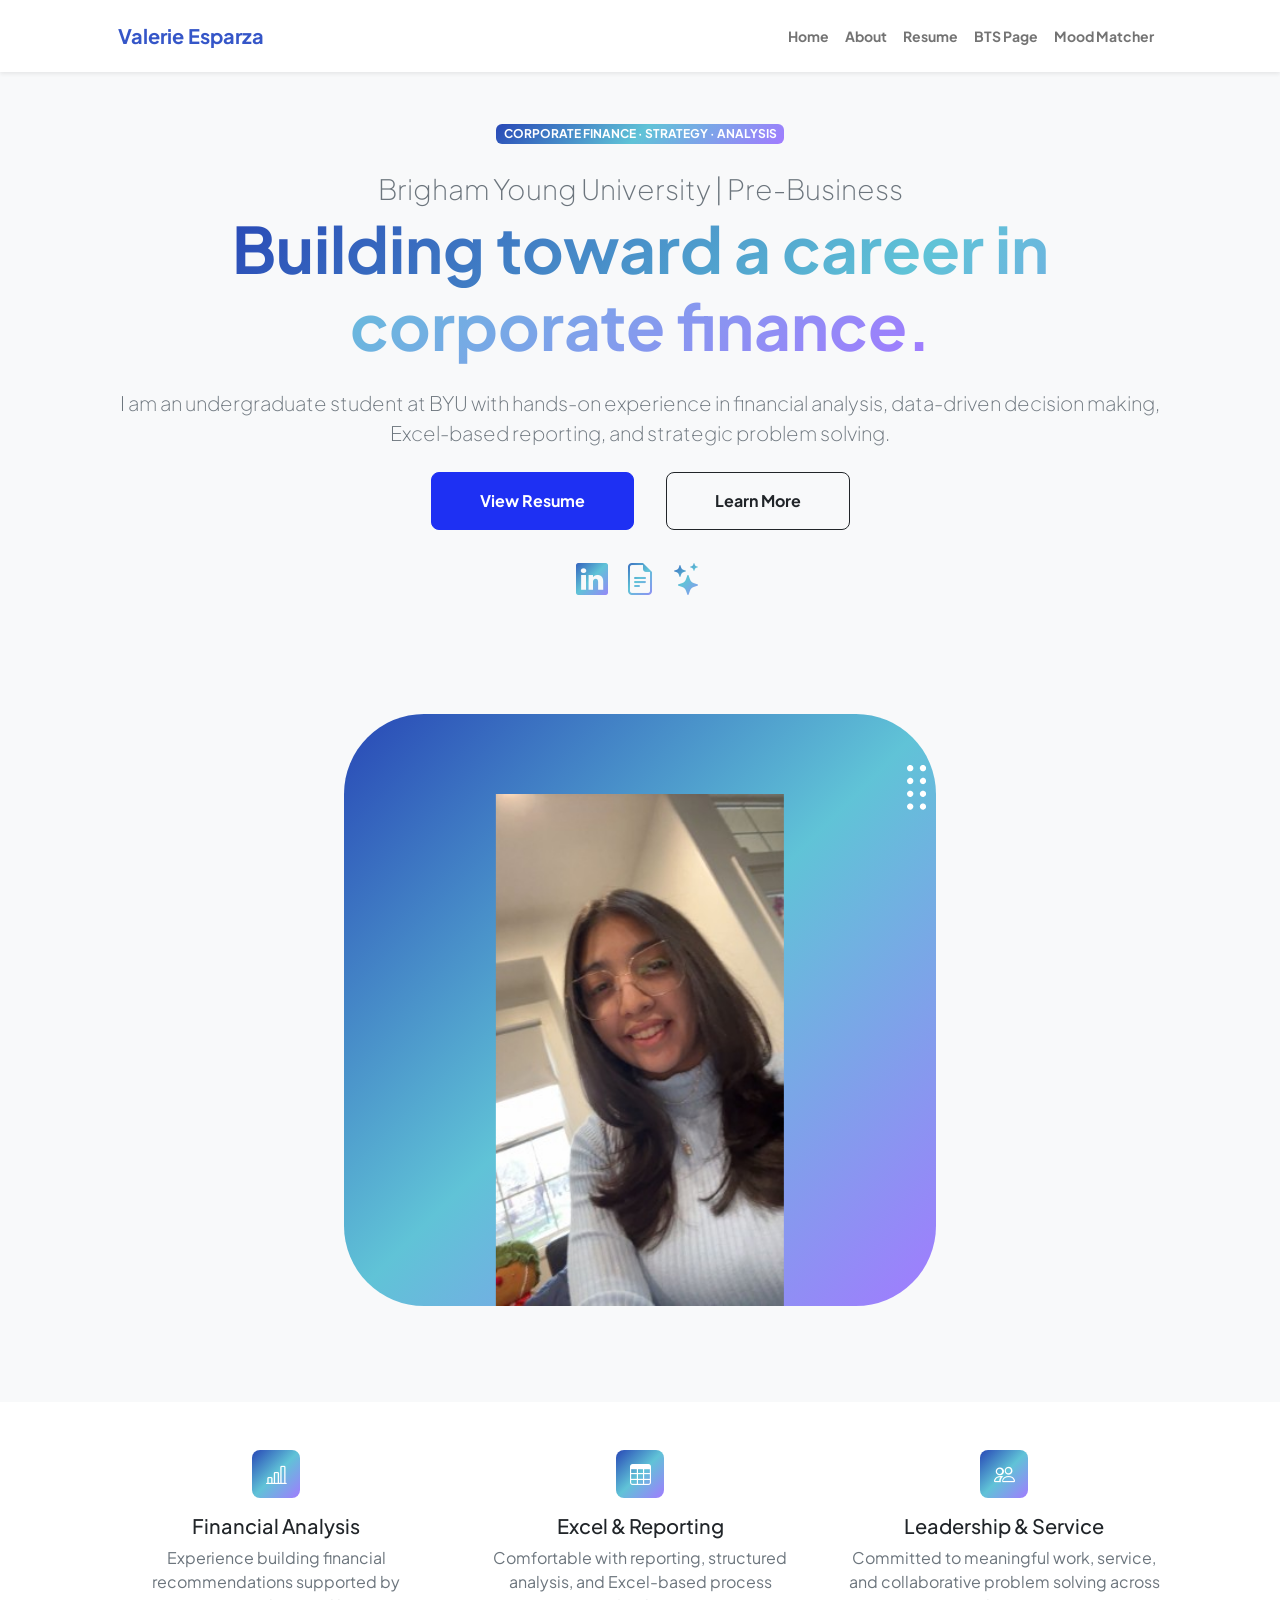
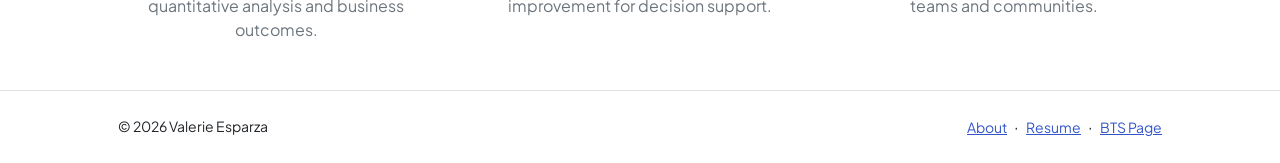
<file: index.html>
<!DOCTYPE html>
<html lang="en">
  <head>
    <meta charset="utf-8" />
    <meta name="viewport" content="width=device-width, initial-scale=1, shrink-to-fit=no" />
    <meta name="description" content="Valerie Esparza portfolio" />
    <meta name="author" content="Valerie Esparza" />
    <title>Valerie Esparza | Corporate Finance Portfolio</title>
    <link rel="icon" type="image/x-icon" href="assets/favicon.ico" />
    <link rel="preconnect" href="https://fonts.googleapis.com" />
    <link rel="preconnect" href="https://fonts.gstatic.com" crossorigin />
    <link href="https://fonts.googleapis.com/css2?family=Plus+Jakarta+Sans:wght@200;300;400;500;600;700;800&display=swap" rel="stylesheet" />
    <link href="https://cdn.jsdelivr.net/npm/bootstrap-icons@1.11.3/font/bootstrap-icons.css" rel="stylesheet" />
    <link href="css/styles.css" rel="stylesheet" />
  </head>
  <body class="d-flex flex-column h-100 bg-light">
    <main class="flex-shrink-0">
      <nav class="navbar navbar-expand-lg navbar-light bg-white py-3 shadow-sm">
        <div class="container px-5">
          <a class="navbar-brand" href="index.html"><span class="fw-bolder text-primary">Valerie Esparza</span></a>
          <button class="navbar-toggler" type="button" data-bs-toggle="collapse" data-bs-target="#navbarSupportedContent" aria-controls="navbarSupportedContent" aria-expanded="false" aria-label="Toggle navigation"><span class="navbar-toggler-icon"></span></button>
          <div class="collapse navbar-collapse" id="navbarSupportedContent">
            <ul class="navbar-nav ms-auto mb-2 mb-lg-0 small fw-bolder">
              <li class="nav-item"><a class="nav-link" href="index.html">Home</a></li>
              <li class="nav-item"><a class="nav-link" href="about.html">About</a></li>
              <li class="nav-item"><a class="nav-link" href="resume.html">Resume</a></li>
              <li class="nav-item"><a class="nav-link" href="scratch.html">BTS Page</a></li>
              <li class="nav-item"><a class="nav-link" href="app.html">Mood Matcher</a></li>
            </ul>
          </div>
        </div>
      </nav>

      <header class="py-5">
        <div class="container px-5 pb-5">
          <div class="row gx-5 align-items-center">
            <div class="col-xxl-5">
              <div class="text-center text-xxl-start">
                <div class="badge bg-gradient-primary-to-secondary text-white mb-4">
                  <div class="text-uppercase">Corporate Finance &middot; Strategy &middot; Analysis</div>
                </div>
                <div class="fs-3 fw-light text-muted">Brigham Young University | Pre-Business</div>
                <h1 class="display-3 fw-bolder mb-4"><span class="text-gradient d-inline">Building toward a career in corporate finance.</span></h1>
                <p class="lead fw-light text-muted mb-4">I am an undergraduate student at BYU with hands-on experience in financial analysis, data-driven decision making, Excel-based reporting, and strategic problem solving.</p>
                <div class="d-grid gap-3 d-sm-flex justify-content-sm-center justify-content-xxl-start mb-3">
                  <a class="btn btn-primary btn-lg px-5 py-3 me-sm-3 fs-6 fw-bolder" href="resume.html">View Resume</a>
                  <a class="btn btn-outline-dark btn-lg px-5 py-3 fs-6 fw-bolder" href="about.html">Learn More</a>
                </div>
                <div class="d-flex justify-content-center justify-content-xxl-start gap-3 mt-4">
                  <a class="text-gradient fs-2" href="https://www.linkedin.com/in/valerie-esparza-14511a344" target="_blank" rel="noopener"><i class="bi bi-linkedin"></i></a>
                  <a class="text-gradient fs-2" href="resume.html"><i class="bi bi-file-earmark-text"></i></a>
                  <a class="text-gradient fs-2" href="scratch.html"><i class="bi bi-stars"></i></a>
                </div>
              </div>
            </div>
            <div class="col-xxl-7">
              <div class="d-flex justify-content-center mt-5 mt-xxl-0">
                <div class="profile bg-gradient-primary-to-secondary">
                  <img class="profile-img" src="assets/profile.jpg" alt="Portrait of Valerie Esparza" />
                  <div class="dots-1">
                    <svg version="1.1" xmlns="http://www.w3.org/2000/svg" x="0px" y="0px" viewBox="0 0 191.6 1215.4" style="enable-background:new 0 0 191.6 1215.4" xml:space="preserve"><g transform="translate(0.000000,1280.000000) scale(0.100000,-0.100000)"><path d="M227.7,12788.6c-105-35-200-141-222-248c-43-206,163-412,369-369c155,32,275,190,260,339c-11,105-90,213-190,262C383.7,12801.6,289.7,12808.6,227.7,12788.6z"></path><path d="M1507.7,12788.6c-151-50-253-216-222-362c25-119,136-230,254-255c194-41,395,142,375,339c-11,105-90,213-190,262C1663.7,12801.6,1569.7,12808.6,1507.7,12788.6z"></path><path d="M227.7,11508.6c-105-35-200-141-222-248c-43-206,163-412,369-369c155,32,275,190,260,339c-11,105-90,213-190,262C383.7,11521.6,289.7,11528.6,227.7,11508.6z"></path><path d="M1507.7,11508.6c-151-50-253-216-222-362c25-119,136-230,254-255c194-41,395,142,375,339c-11,105-90,213-190,262C1663.7,11521.6,1569.7,11528.6,1507.7,11508.6z"></path><path d="M227.7,10228.6c-105-35-200-141-222-248c-43-206,163-412,369-369c155,32,275,190,260,339c-11,105-90,213-190,262C383.7,10241.6,289.7,10248.6,227.7,10228.6z"></path><path d="M1507.7,10228.6c-105-35-200-141-222-248c-43-206,163-412,369-369c155,32,275,190,260,339c-11,105-90,213-190,262C1663.7,10241.6,1569.7,10248.6,1507.7,10228.6z"></path><path d="M227.7,8948.6c-105-35-200-141-222-248c-43-206,163-412,369-369c155,32,275,190,260,339c-11,105-90,213-190,262C383.7,8961.6,289.7,8968.6,227.7,8948.6z"></path><path d="M1507.7,8948.6c-105-35-200-141-222-248c-43-206,163-412,369-369c155,32,275,190,260,339c-11,105-90,213-190,262C1663.7,8961.6,1569.7,8968.6,1507.7,8948.6z"></path></g></svg>
                  </div>
                  <div class="dots-2">
                    <svg version="1.1" xmlns="http://www.w3.org/2000/svg" x="0px" y="0px" viewBox="0 0 191.6 1215.4" style="enable-background:new 0 0 191.6 1215.4" xml:space="preserve"><g transform="translate(0.000000,1280.000000) scale(0.100000,-0.100000)"><path d="M227.7,12788.6c-105-35-200-141-222-248c-43-206,163-412,369-369c155,32,275,190,260,339c-11,105-90,213-190,262C383.7,12801.6,289.7,12808.6,227.7,12788.6z"></path><path d="M1507.7,12788.6c-151-50-253-216-222-362c25-119,136-230,254-255c194-41,395,142,375,339c-11,105-90,213-190,262C1663.7,12801.6,1569.7,12808.6,1507.7,12788.6z"></path><path d="M227.7,11508.6c-105-35-200-141-222-248c-43-206,163-412,369-369c155,32,275,190,260,339c-11,105-90,213-190,262C383.7,11521.6,289.7,11528.6,227.7,11508.6z"></path><path d="M1507.7,11508.6c-151-50-253-216-222-362c25-119,136-230,254-255c194-41,395,142,375,339c-11,105-90,213-190,262C1663.7,11521.6,1569.7,11528.6,1507.7,11508.6z"></path><path d="M227.7,10228.6c-105-35-200-141-222-248c-43-206,163-412,369-369c155,32,275,190,260,339c-11,105-90,213-190,262C383.7,10241.6,289.7,10248.6,227.7,10228.6z"></path><path d="M1507.7,10228.6c-105-35-200-141-222-248c-43-206,163-412,369-369c155,32,275,190,260,339c-11,105-90,213-190,262C1663.7,10241.6,1569.7,10248.6,1507.7,10228.6z"></path><path d="M227.7,8948.6c-105-35-200-141-222-248c-43-206,163-412,369-369c155,32,275,190,260,339c-11,105-90,213-190,262C383.7,8961.6,289.7,8968.6,227.7,8948.6z"></path><path d="M1507.7,8948.6c-105-35-200-141-222-248c-43-206,163-412,369-369c155,32,275,190,260,339c-11,105-90,213-190,262C1663.7,8961.6,1569.7,8968.6,1507.7,8948.6z"></path></g></svg>
                  </div>
                </div>
              </div>
            </div>
          </div>
        </div>
      </header>

      <section class="bg-white py-5">
        <div class="container px-5">
          <div class="row gx-5 text-center">
            <div class="col-md-4 mb-4 mb-md-0">
              <div class="feature bg-primary bg-gradient-primary-to-secondary text-white rounded-3 mb-3"><i class="bi bi-bar-chart-line"></i></div>
              <h3 class="h5">Financial Analysis</h3>
              <p class="text-muted mb-0">Experience building financial recommendations supported by quantitative analysis and business outcomes.</p>
            </div>
            <div class="col-md-4 mb-4 mb-md-0">
              <div class="feature bg-primary bg-gradient-primary-to-secondary text-white rounded-3 mb-3"><i class="bi bi-table"></i></div>
              <h3 class="h5">Excel & Reporting</h3>
              <p class="text-muted mb-0">Comfortable with reporting, structured analysis, and Excel-based process improvement for decision support.</p>
            </div>
            <div class="col-md-4">
              <div class="feature bg-primary bg-gradient-primary-to-secondary text-white rounded-3 mb-3"><i class="bi bi-people"></i></div>
              <h3 class="h5">Leadership & Service</h3>
              <p class="text-muted mb-0">Committed to meaningful work, service, and collaborative problem solving across teams and communities.</p>
            </div>
          </div>
        </div>
      </section>
    </main>

    <footer class="bg-white py-4 mt-auto border-top">
      <div class="container px-5">
        <div class="row align-items-center justify-content-between flex-column flex-sm-row">
          <div class="col-auto"><div class="small m-0">&copy; 2026 Valerie Esparza</div></div>
          <div class="col-auto">
            <a class="small" href="about.html">About</a>
            <span class="mx-1">&middot;</span>
            <a class="small" href="resume.html">Resume</a>
            <span class="mx-1">&middot;</span>
            <a class="small" href="scratch.html">BTS Page</a>
          </div>
        </div>
      </div>
    </footer>

    <script src="https://cdn.jsdelivr.net/npm/bootstrap@5.2.3/dist/js/bootstrap.bundle.min.js"></script>
    <script src="js/scripts.js"></script>
  </body>
</html>
</file>
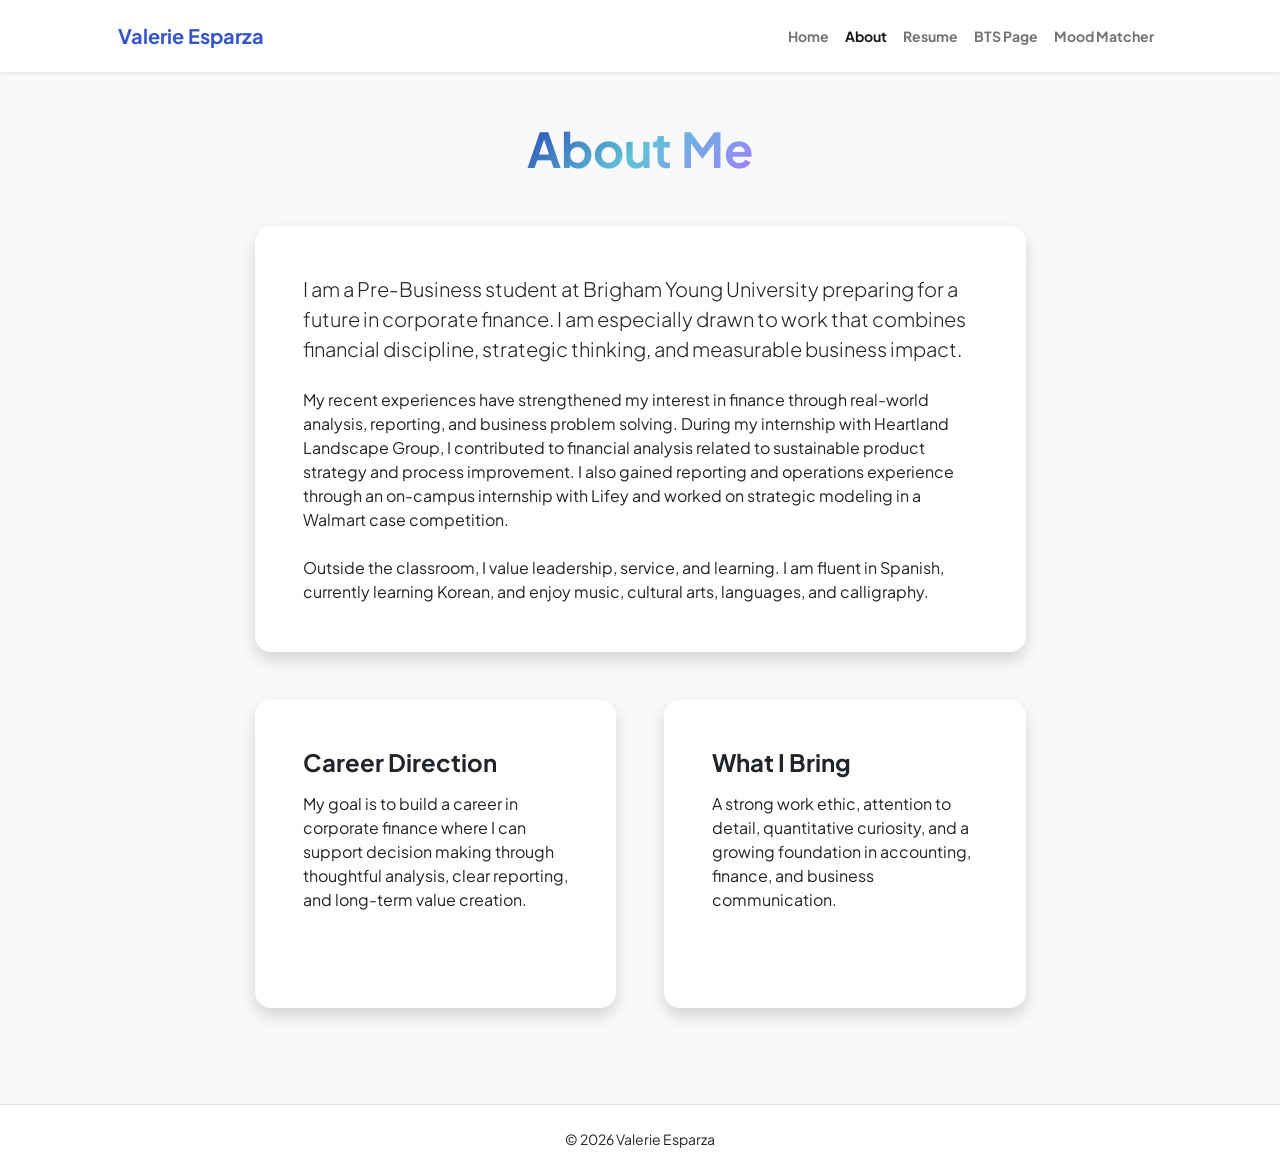
<file: about.html>
<!DOCTYPE html>
<html lang="en">
  <head>
    <meta charset="utf-8" />
    <meta name="viewport" content="width=device-width, initial-scale=1, shrink-to-fit=no" />
    <meta name="description" content="About Valerie Esparza" />
    <meta name="author" content="Valerie Esparza" />
    <title>About | Valerie Esparza</title>
    <link rel="icon" type="image/x-icon" href="assets/favicon.ico" />
    <link rel="preconnect" href="https://fonts.googleapis.com" />
    <link rel="preconnect" href="https://fonts.gstatic.com" crossorigin />
    <link href="https://fonts.googleapis.com/css2?family=Plus+Jakarta+Sans:wght@200;300;400;500;600;700;800&display=swap" rel="stylesheet" />
    <link href="https://cdn.jsdelivr.net/npm/bootstrap-icons@1.11.3/font/bootstrap-icons.css" rel="stylesheet" />
    <link href="css/styles.css" rel="stylesheet" />
  </head>
  <body class="d-flex flex-column h-100 bg-light">
    <main class="flex-shrink-0">
      <nav class="navbar navbar-expand-lg navbar-light bg-white py-3 shadow-sm">
        <div class="container px-5">
          <a class="navbar-brand" href="index.html"><span class="fw-bolder text-primary">Valerie Esparza</span></a>
          <button class="navbar-toggler" type="button" data-bs-toggle="collapse" data-bs-target="#navbarSupportedContent" aria-controls="navbarSupportedContent" aria-expanded="false" aria-label="Toggle navigation"><span class="navbar-toggler-icon"></span></button>
          <div class="collapse navbar-collapse" id="navbarSupportedContent">
            <ul class="navbar-nav ms-auto mb-2 mb-lg-0 small fw-bolder">
              <li class="nav-item"><a class="nav-link" href="index.html">Home</a></li>
              <li class="nav-item"><a class="nav-link active" href="about.html">About</a></li>
              <li class="nav-item"><a class="nav-link" href="resume.html">Resume</a></li>
              <li class="nav-item"><a class="nav-link" href="scratch.html">BTS Page</a></li>
              <li class="nav-item"><a class="nav-link" href="app.html">Mood Matcher</a></li>
            </ul>
          </div>
        </div>
      </nav>

      <section class="py-5">
        <div class="container px-5 mb-5">
          <div class="text-center mb-5">
            <h1 class="display-5 fw-bolder mb-0"><span class="text-gradient d-inline">About Me</span></h1>
          </div>
          <div class="row gx-5 justify-content-center">
            <div class="col-lg-11 col-xl-9 col-xxl-8">
              <div class="card shadow border-0 rounded-4 mb-5">
                <div class="card-body p-5">
                  <p class="lead mb-4">I am a Pre-Business student at Brigham Young University preparing for a future in corporate finance. I am especially drawn to work that combines financial discipline, strategic thinking, and measurable business impact.</p>
                  <p class="mb-4">My recent experiences have strengthened my interest in finance through real-world analysis, reporting, and business problem solving. During my internship with Heartland Landscape Group, I contributed to financial analysis related to sustainable product strategy and process improvement. I also gained reporting and operations experience through an on-campus internship with Lifey and worked on strategic modeling in a Walmart case competition.</p>
                  <p class="mb-0">Outside the classroom, I value leadership, service, and learning. I am fluent in Spanish, currently learning Korean, and enjoy music, cultural arts, languages, and calligraphy.</p>
                </div>
              </div>

              <div class="row gx-5">
                <div class="col-md-6">
                  <div class="card shadow border-0 rounded-4 mb-5 h-100">
                    <div class="card-body p-5">
                      <h2 class="fw-bolder h4 mb-3">Career Direction</h2>
                      <p class="mb-0">My goal is to build a career in corporate finance where I can support decision making through thoughtful analysis, clear reporting, and long-term value creation.</p>
                    </div>
                  </div>
                </div>
                <div class="col-md-6">
                  <div class="card shadow border-0 rounded-4 mb-5 h-100">
                    <div class="card-body p-5">
                      <h2 class="fw-bolder h4 mb-3">What I Bring</h2>
                      <p class="mb-0">A strong work ethic, attention to detail, quantitative curiosity, and a growing foundation in accounting, finance, and business communication.</p>
                    </div>
                  </div>
                </div>
              </div>
            </div>
          </div>
        </div>
      </section>
    </main>

    <footer class="bg-white py-4 mt-auto border-top">
      <div class="container px-5"><div class="small m-0 text-center">&copy; 2026 Valerie Esparza</div></div>
    </footer>
    <script src="https://cdn.jsdelivr.net/npm/bootstrap@5.2.3/dist/js/bootstrap.bundle.min.js"></script>
    <script src="js/scripts.js"></script>
  </body>
</html>
</file>
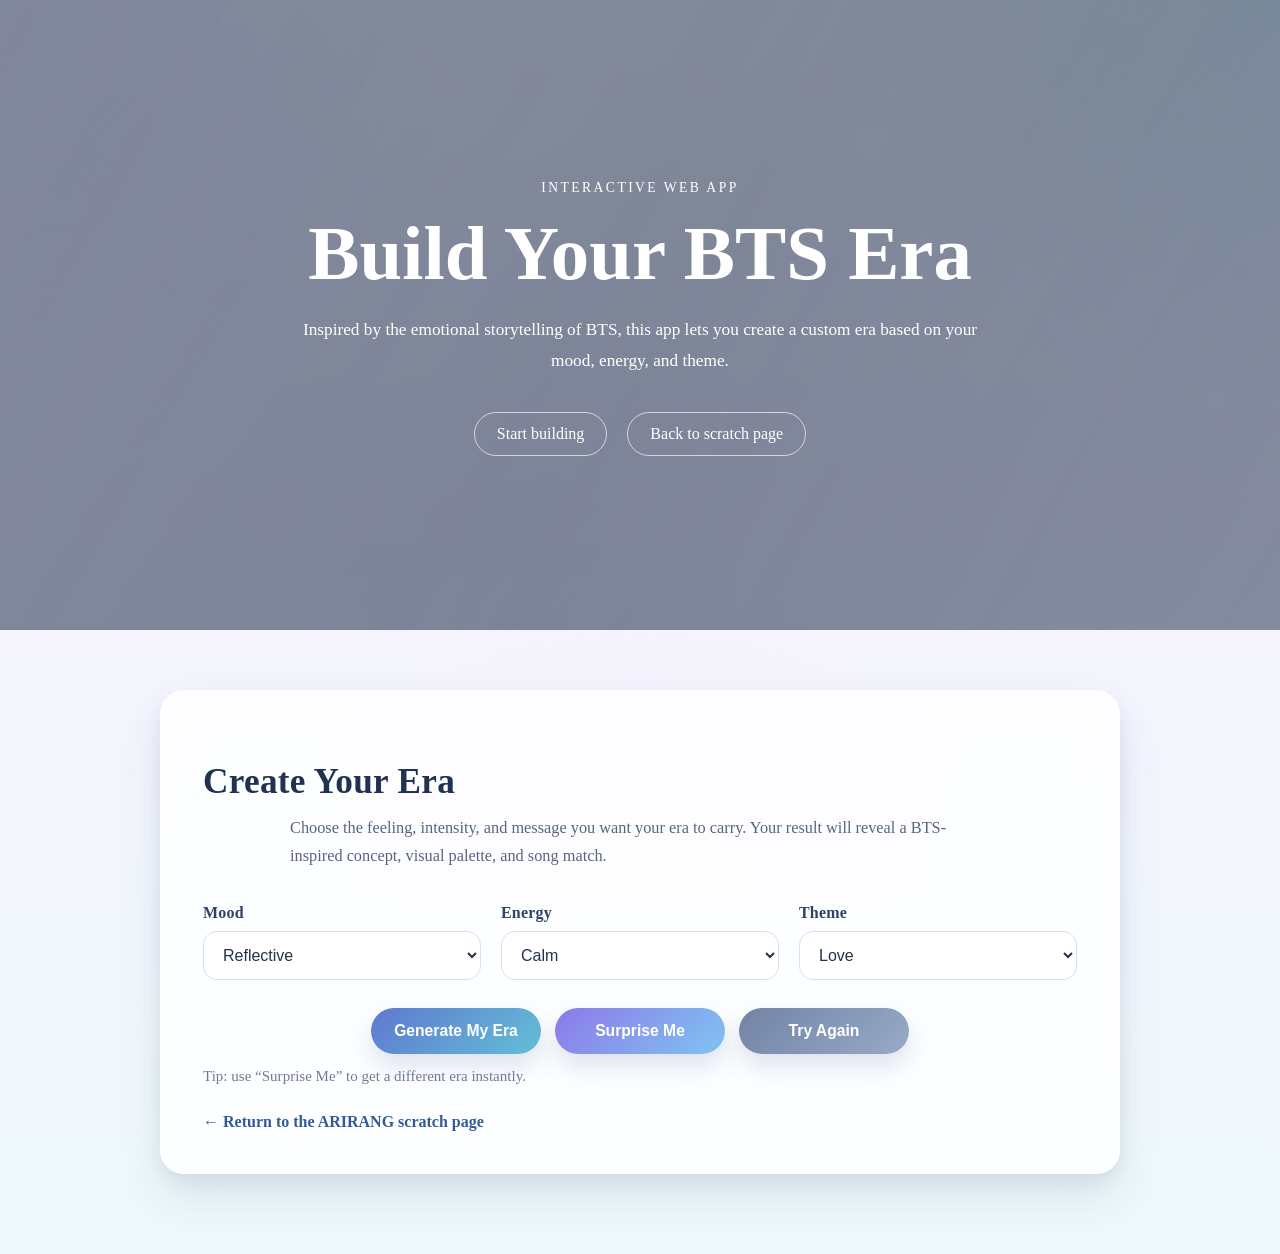
<file: app.html>
<!DOCTYPE html>
<html lang="en">
<head>
  <meta charset="UTF-8" />
  <meta name="viewport" content="width=device-width, initial-scale=1.0"/>
  <title>Build Your BTS Era</title>

  <link rel="stylesheet" href="css/scratch.css" />

  <style>
    body {
      overflow-x: hidden;
    }

    .app-bg {
      position: fixed;
      inset: 0;
      background:
        radial-gradient(circle at top left, rgba(182, 163, 255, 0.18), transparent 30%),
        radial-gradient(circle at top right, rgba(103, 210, 223, 0.18), transparent 28%),
        radial-gradient(circle at bottom center, rgba(255, 214, 232, 0.16), transparent 30%);
      pointer-events: none;
      z-index: 0;
    }

    .scratch-hero {
      position: relative;
      overflow: hidden;
    }

    .scratch-hero::after {
      content: "";
      position: absolute;
      inset: 0;
      background: linear-gradient(
        120deg,
        rgba(255,255,255,0.06),
        rgba(255,255,255,0.02),
        rgba(255,255,255,0.08)
      );
      pointer-events: none;
    }

    .overlay {
      position: relative;
      z-index: 2;
    }

    .app-container {
      position: relative;
      z-index: 1;
      max-width: 960px;
      margin: 60px auto 80px;
      padding: 0 20px;
    }

    .app-card {
      background: rgba(255, 255, 255, 0.82);
      backdrop-filter: blur(14px);
      -webkit-backdrop-filter: blur(14px);
      padding: 42px;
      border-radius: 24px;
      border: 1px solid rgba(255,255,255,0.65);
      box-shadow:
        0 20px 45px rgba(43, 63, 103, 0.12),
        0 8px 18px rgba(72, 98, 140, 0.08);
      transition: transform 0.35s ease, box-shadow 0.35s ease;
    }

    .app-card:hover {
      transform: translateY(-4px);
      box-shadow:
        0 28px 55px rgba(43, 63, 103, 0.15),
        0 12px 24px rgba(72, 98, 140, 0.1);
    }

    .app-card h1 {
      margin-bottom: 12px;
      font-size: 2.2rem;
      color: #213250;
      letter-spacing: 0.3px;
    }

    .app-subtext {
      color: #56657f;
      max-width: 700px;
      margin: 0 auto 34px;
      line-height: 1.7;
      font-size: 1.02rem;
    }

    .form-grid {
      display: grid;
      grid-template-columns: repeat(3, 1fr);
      gap: 20px;
      margin-bottom: 10px;
    }

    .input-group {
      text-align: left;
    }

    .input-group label {
      display: block;
      font-weight: 700;
      margin-bottom: 9px;
      color: #2d4266;
      letter-spacing: 0.2px;
    }

    select {
      width: 100%;
      padding: 14px 15px;
      border-radius: 14px;
      border: 1px solid #d7e0ef;
      background: rgba(255,255,255,0.92);
      color: #24324a;
      font-size: 1rem;
      outline: none;
      transition: border-color 0.25s ease, box-shadow 0.25s ease, transform 0.2s ease;
    }

    select:focus {
      border-color: #7b99df;
      box-shadow: 0 0 0 4px rgba(123, 153, 223, 0.14);
      transform: translateY(-1px);
    }

    .button-row {
      display: flex;
      gap: 14px;
      flex-wrap: wrap;
      margin-top: 28px;
      justify-content: center;
    }

    .btn {
      border: none;
      border-radius: 999px;
      padding: 14px 22px;
      color: white;
      font-weight: 700;
      font-size: 0.98rem;
      cursor: pointer;
      min-width: 170px;
      transition: transform 0.22s ease, box-shadow 0.22s ease, filter 0.22s ease;
      box-shadow: 0 12px 24px rgba(70, 99, 155, 0.18);
    }

    .btn:hover {
      transform: translateY(-2px) scale(1.01);
      filter: brightness(1.03);
      box-shadow: 0 16px 28px rgba(70, 99, 155, 0.22);
    }

    .btn-primary {
      background: linear-gradient(135deg, #5f78cf, #63bfd7);
    }

    .btn-secondary {
      background: linear-gradient(135deg, #8c79e8, #7fc4f2);
    }

    .btn-neutral {
      background: linear-gradient(135deg, #7283a4, #98aac8);
    }

    .result-box {
      margin-top: 34px;
      padding: 30px;
      border-radius: 22px;
      border: 1px solid rgba(214, 225, 241, 0.9);
      background: linear-gradient(180deg, rgba(255,255,255,0.92), rgba(247,250,255,0.95));
      box-shadow: 0 14px 28px rgba(68, 92, 135, 0.08);
      display: none;
      animation: fadeUp 0.55s ease;
    }

    .result-box h2 {
      margin-top: 0;
      font-size: 1.8rem;
      color: #20365b;
      margin-bottom: 14px;
    }

    .result-box p {
      color: #465871;
      line-height: 1.75;
      margin: 10px 0;
      font-size: 1rem;
    }

    .result-line {
      font-style: italic;
      color: #5a6e8a;
    }

    .palette {
      display: flex;
      gap: 12px;
      margin-top: 18px;
      justify-content: center;
      flex-wrap: wrap;
    }

    .swatch {
      width: 68px;
      height: 42px;
      border-radius: 12px;
      border: 1px solid rgba(0,0,0,0.06);
      box-shadow: 0 6px 12px rgba(0,0,0,0.05);
      transition: transform 0.2s ease;
    }

    .swatch:hover {
      transform: translateY(-3px);
    }

    .share-box {
      margin-top: 22px;
      padding: 24px;
      border-radius: 20px;
      background: linear-gradient(135deg, #6579cf, #71c8da, #a08aef);
      color: white;
      display: none;
      box-shadow: 0 18px 30px rgba(92, 112, 173, 0.22);
      animation: fadeUp 0.65s ease;
    }

    .share-box p {
      margin: 0;
      line-height: 1.75;
      font-weight: 600;
      font-size: 1.03rem;
    }

    .mini-note {
      margin-top: 14px;
      color: #6d7c96;
      font-size: 0.94rem;
    }

    .back-link-wrap {
      margin-top: 28px;
    }

    .back-link {
      display: inline-block;
      text-decoration: none;
      color: #315a9b;
      font-weight: 700;
      transition: color 0.2s ease, transform 0.2s ease;
    }

    .back-link:hover {
      color: #223f71;
      transform: translateX(-2px);
    }

    @keyframes fadeUp {
      from {
        opacity: 0;
        transform: translateY(18px);
      }
      to {
        opacity: 1;
        transform: translateY(0);
      }
    }

    @media (max-width: 900px) {
      .form-grid {
        grid-template-columns: 1fr;
      }

      .app-card {
        padding: 28px 22px;
      }

      .btn {
        width: 100%;
      }

      .app-card h1 {
        font-size: 1.9rem;
      }
    }
  </style>
</head>

<body>
  <div class="app-bg"></div>

  <header class="scratch-hero">
    <div class="overlay">
      <p class="eyebrow">Interactive Web App</p>
      <h1>Build Your BTS Era</h1>
      <p class="hero-text">
        Inspired by the emotional storytelling of BTS, this app lets you create a custom era based on your mood, energy, and theme.
      </p>
      <div class="hero-links">
        <a href="#app-start">Start building</a>
        <a href="scratch.html">Back to scratch page</a>
      </div>
    </div>
  </header>

  <main class="app-container" id="app-start">
    <section class="app-card">
      <h1>Create Your Era</h1>
      <p class="app-subtext">
        Choose the feeling, intensity, and message you want your era to carry. Your result will reveal a BTS-inspired concept, visual palette, and song match.
      </p>

      <div class="form-grid">
        <div class="input-group">
          <label for="mood">Mood</label>
          <select id="mood">
            <option value="reflective">Reflective</option>
            <option value="confident">Confident</option>
            <option value="emotional">Emotional</option>
            <option value="hopeful">Hopeful</option>
          </select>
        </div>

        <div class="input-group">
          <label for="energy">Energy</label>
          <select id="energy">
            <option value="calm">Calm</option>
            <option value="balanced">Balanced</option>
            <option value="high">High</option>
          </select>
        </div>

        <div class="input-group">
          <label for="theme">Theme</label>
          <select id="theme">
            <option value="love">Love</option>
            <option value="growth">Growth</option>
            <option value="ambition">Ambition</option>
            <option value="healing">Healing</option>
          </select>
        </div>
      </div>

      <div class="button-row">
        <button class="btn btn-primary" onclick="buildEra()">Generate My Era</button>
        <button class="btn btn-secondary" onclick="surpriseEra()">Surprise Me</button>
        <button class="btn btn-neutral" onclick="resetEra()">Try Again</button>
      </div>

      <div class="result-box" id="resultBox">
        <h2 id="title"></h2>
        <p id="desc"></p>
        <p><strong>Song Match:</strong> <span id="song"></span></p>
        <p class="result-line"><strong>Theme Line:</strong> <span id="line"></span></p>
        <p><strong>Visual Vibe:</strong> <span id="vibe"></span></p>

        <div class="palette" id="palette"></div>
      </div>

      <div class="share-box" id="shareBox">
        <p id="shareText"></p>
      </div>

      <p class="mini-note">Tip: use “Surprise Me” to get a different era instantly.</p>

      <div class="back-link-wrap">
        <a class="back-link" href="scratch.html">← Return to the ARIRANG scratch page</a>
      </div>
    </section>
  </main>

  <script>
    const eraLibrary = [
      {
        match: (mood, energy, theme) => mood === "reflective" && theme === "growth",
        title: "Midnight Bloom",
        desc: "A quiet but powerful era shaped by reflection, patience, and personal transformation after difficult seasons.",
        song: "Spring Day",
        line: "Growth can still be beautiful in quiet seasons.",
        vibe: "Lavender, silver-blue, and soft white",
        colors: ["#d9d1ff", "#b7c9f2", "#f8f9ff"]
      },
      {
        match: (mood, energy, theme) => mood === "confident" && energy === "high",
        title: "Neon Rise",
        desc: "A bold era driven by charisma, ambition, and the kind of confidence that feels impossible to ignore.",
        song: "Mic Drop",
        line: "Own your presence and let your growth speak loudly.",
        vibe: "Electric blue, deep navy, and bright teal",
        colors: ["#4ba3ff", "#1f2f6b", "#57d6d3"]
      },
      {
        match: (mood, energy, theme) => mood === "emotional" && theme === "love",
        title: "Velvet Heart",
        desc: "An emotional era centered on vulnerability, beauty, longing, and the courage it takes to be fully seen.",
        song: "The Truth Untold",
        line: "There is strength in being seen for who you really are.",
        vibe: "Rose mist, pale lavender, and moonlight cream",
        colors: ["#f2cfe0", "#d9c7f7", "#fff9f1"]
      },
      {
        match: (mood, energy, theme) => mood === "hopeful" && theme === "healing",
        title: "Afterlight",
        desc: "A healing era about peace, new beginnings, and finding light after a chapter that once felt heavy.",
        song: "Mikrokosmos",
        line: "There is light in you, even after the hardest night.",
        vibe: "Sky blue, turquoise, and pearl white",
        colors: ["#a9d8ff", "#8ce3df", "#ffffff"]
      },
      {
        match: (mood, energy, theme) => theme === "ambition",
        title: "Golden Horizon",
        desc: "An era defined by momentum, fearless goals, discipline, and the belief that something greater is ahead.",
        song: "ON",
        line: "You keep moving forward because your purpose is stronger than fear.",
        vibe: "Gold haze, royal blue, and cool gray",
        colors: ["#f2d27a", "#4a67b3", "#dfe4ec"]
      },
      {
        match: () => true,
        title: "Starlit Echo",
        desc: "A balanced era blending emotion, self-discovery, connection, and soft resilience into one memorable story.",
        song: "Life Goes On",
        line: "Even when life changes, meaning can still move with you.",
        vibe: "Soft teal, light periwinkle, and cloud white",
        colors: ["#9edbd6", "#c8d4ff", "#fdfefe"]
      }
    ];

    function getEra(mood, energy, theme) {
      return eraLibrary.find(era => era.match(mood, energy, theme));
    }

    function displayEra(era) {
      document.getElementById("title").textContent = "Your Era: " + era.title;
      document.getElementById("desc").textContent = era.desc;
      document.getElementById("song").textContent = era.song;
      document.getElementById("line").textContent = era.line;
      document.getElementById("vibe").textContent = era.vibe;

      const palette = document.getElementById("palette");
      palette.innerHTML = "";

      era.colors.forEach(color => {
        const swatch = document.createElement("div");
        swatch.className = "swatch";
        swatch.style.background = color;
        palette.appendChild(swatch);
      });

      document.getElementById("shareText").textContent =
        "I got " + era.title + " — my BTS era is defined by " + era.vibe.toLowerCase() + ", and my song match is " + era.song + ".";

      document.getElementById("resultBox").style.display = "block";
      document.getElementById("shareBox").style.display = "block";
    }

    function buildEra() {
      const mood = document.getElementById("mood").value;
      const energy = document.getElementById("energy").value;
      const theme = document.getElementById("theme").value;
      displayEra(getEra(mood, energy, theme));
    }

    function surpriseEra() {
      const moods = ["reflective", "confident", "emotional", "hopeful"];
      const energies = ["calm", "balanced", "high"];
      const themes = ["love", "growth", "ambition", "healing"];

      const mood = moods[Math.floor(Math.random() * moods.length)];
      const energy = energies[Math.floor(Math.random() * energies.length)];
      const theme = themes[Math.floor(Math.random() * themes.length)];

      document.getElementById("mood").value = mood;
      document.getElementById("energy").value = energy;
      document.getElementById("theme").value = theme;

      displayEra(getEra(mood, energy, theme));
    }

    function resetEra() {
      document.getElementById("mood").selectedIndex = 0;
      document.getElementById("energy").selectedIndex = 0;
      document.getElementById("theme").selectedIndex = 0;
      document.getElementById("resultBox").style.display = "none";
      document.getElementById("shareBox").style.display = "none";
    }
  </script>
</body>
</html>
</file>
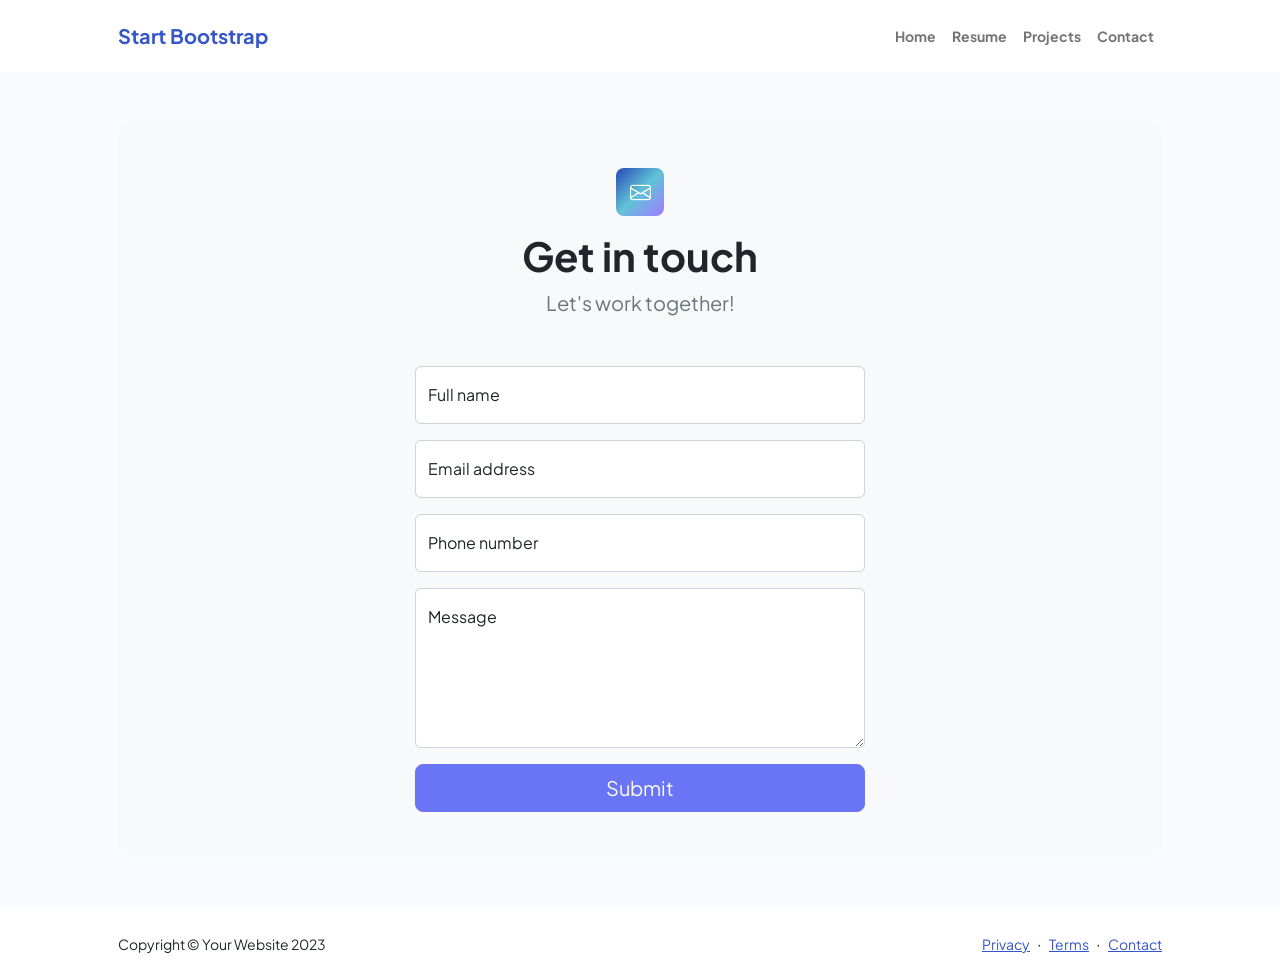
<file: contact.html>
<!DOCTYPE html>
<html lang="en">
    <head>
        <meta charset="utf-8" />
        <meta name="viewport" content="width=device-width, initial-scale=1, shrink-to-fit=no" />
        <meta name="description" content />
        <meta name="author" content />
        <title>Modern Business - Start Bootstrap Template</title>
        <!-- Favicon-->
        <link rel="icon" type="image/x-icon" href="assets/favicon.ico" />
        <!-- Custom Google font-->
        <link rel="preconnect" href="https://fonts.googleapis.com" />
        <link rel="preconnect" href="https://fonts.gstatic.com" crossorigin />
        <link href="https://fonts.googleapis.com/css2?family=Plus+Jakarta+Sans:wght@100;200;300;400;500;600;700;800;900&amp;display=swap" rel="stylesheet" />
        <!-- Bootstrap icons-->
        <link href="https://cdn.jsdelivr.net/npm/bootstrap-icons@1.8.1/font/bootstrap-icons.css" rel="stylesheet" />
        <!-- Core theme CSS (includes Bootstrap)-->
        <link href="css/styles.css" rel="stylesheet" />
    </head>
    <body class="d-flex flex-column">
        <main class="flex-shrink-0">
            <!-- Navigation-->
            <nav class="navbar navbar-expand-lg navbar-light bg-white py-3">
                <div class="container px-5">
                    <a class="navbar-brand" href="index.html"><span class="fw-bolder text-primary">Start Bootstrap</span></a>
                    <button class="navbar-toggler" type="button" data-bs-toggle="collapse" data-bs-target="#navbarSupportedContent" aria-controls="navbarSupportedContent" aria-expanded="false" aria-label="Toggle navigation"><span class="navbar-toggler-icon"></span></button>
                    <div class="collapse navbar-collapse" id="navbarSupportedContent">
                        <ul class="navbar-nav ms-auto mb-2 mb-lg-0 small fw-bolder">
                            <li class="nav-item"><a class="nav-link" href="index.html">Home</a></li>
                            <li class="nav-item"><a class="nav-link" href="resume.html">Resume</a></li>
                            <li class="nav-item"><a class="nav-link" href="projects.html">Projects</a></li>
                            <li class="nav-item"><a class="nav-link" href="contact.html">Contact</a></li>
                        </ul>
                    </div>
                </div>
            </nav>
            <!-- Page content-->
            <section class="py-5">
                <div class="container px-5">
                    <!-- Contact form-->
                    <div class="bg-light rounded-4 py-5 px-4 px-md-5">
                        <div class="text-center mb-5">
                            <div class="feature bg-primary bg-gradient-primary-to-secondary text-white rounded-3 mb-3"><i class="bi bi-envelope"></i></div>
                            <h1 class="fw-bolder">Get in touch</h1>
                            <p class="lead fw-normal text-muted mb-0">Let's work together!</p>
                        </div>
                        <div class="row gx-5 justify-content-center">
                            <div class="col-lg-8 col-xl-6">
                                <!-- * * * * * * * * * * * * * * *-->
                                <!-- * * SB Forms Contact Form * *-->
                                <!-- * * * * * * * * * * * * * * *-->
                                <!-- This form is pre-integrated with SB Forms.-->
                                <!-- To make this form functional, sign up at-->
                                <!-- https://startbootstrap.com/solution/contact-forms-->
                                <!-- to get an API token!-->
                                <form id="contactForm" data-sb-form-api-token="API_TOKEN">
                                    <!-- Name input-->
                                    <div class="form-floating mb-3">
                                        <input class="form-control" id="name" type="text" placeholder="Enter your name..." data-sb-validations="required" />
                                        <label for="name">Full name</label>
                                        <div class="invalid-feedback" data-sb-feedback="name:required">A name is required.</div>
                                    </div>
                                    <!-- Email address input-->
                                    <div class="form-floating mb-3">
                                        <input class="form-control" id="email" type="email" placeholder="name@example.com" data-sb-validations="required,email" />
                                        <label for="email">Email address</label>
                                        <div class="invalid-feedback" data-sb-feedback="email:required">An email is required.</div>
                                        <div class="invalid-feedback" data-sb-feedback="email:email">Email is not valid.</div>
                                    </div>
                                    <!-- Phone number input-->
                                    <div class="form-floating mb-3">
                                        <input class="form-control" id="phone" type="tel" placeholder="(123) 456-7890" data-sb-validations="required" />
                                        <label for="phone">Phone number</label>
                                        <div class="invalid-feedback" data-sb-feedback="phone:required">A phone number is required.</div>
                                    </div>
                                    <!-- Message input-->
                                    <div class="form-floating mb-3">
                                        <textarea class="form-control" id="message" type="text" placeholder="Enter your message here..." style="height: 10rem" data-sb-validations="required"></textarea>
                                        <label for="message">Message</label>
                                        <div class="invalid-feedback" data-sb-feedback="message:required">A message is required.</div>
                                    </div>
                                    <!-- Submit success message-->
                                    <!---->
                                    <!-- This is what your users will see when the form-->
                                    <!-- has successfully submitted-->
                                    <div class="d-none" id="submitSuccessMessage">
                                        <div class="text-center mb-3">
                                            <div class="fw-bolder">Form submission successful!</div>
                                            To activate this form, sign up at
                                            <br />
                                            <a href="https://startbootstrap.com/solution/contact-forms">https://startbootstrap.com/solution/contact-forms</a>
                                        </div>
                                    </div>
                                    <!-- Submit error message-->
                                    <!---->
                                    <!-- This is what your users will see when there is-->
                                    <!-- an error submitting the form-->
                                    <div class="d-none" id="submitErrorMessage"><div class="text-center text-danger mb-3">Error sending message!</div></div>
                                    <!-- Submit Button-->
                                    <div class="d-grid"><button class="btn btn-primary btn-lg disabled" id="submitButton" type="submit">Submit</button></div>
                                </form>
                            </div>
                        </div>
                    </div>
                </div>
            </section>
        </main>
        <!-- Footer-->
        <footer class="bg-white py-4 mt-auto">
            <div class="container px-5">
                <div class="row align-items-center justify-content-between flex-column flex-sm-row">
                    <div class="col-auto"><div class="small m-0">Copyright &copy; Your Website 2023</div></div>
                    <div class="col-auto">
                        <a class="small" href="#!">Privacy</a>
                        <span class="mx-1">&middot;</span>
                        <a class="small" href="#!">Terms</a>
                        <span class="mx-1">&middot;</span>
                        <a class="small" href="#!">Contact</a>
                    </div>
                </div>
            </div>
        </footer>
        <!-- Bootstrap core JS-->
        <script src="https://cdn.jsdelivr.net/npm/bootstrap@5.2.3/dist/js/bootstrap.bundle.min.js"></script>
        <!-- Core theme JS-->
        <script src="js/scripts.js"></script>
        <!-- * * * * * * * * * * * * * * * * * * * * * * * * * * * * * * * * * * * * * * * *-->
        <!-- * *                               SB Forms JS                               * *-->
        <!-- * * Activate your form at https://startbootstrap.com/solution/contact-forms * *-->
        <!-- * * * * * * * * * * * * * * * * * * * * * * * * * * * * * * * * * * * * * * * *-->
        <script src="https://cdn.startbootstrap.com/sb-forms-latest.js"></script>
    </body>
</html>
</file>
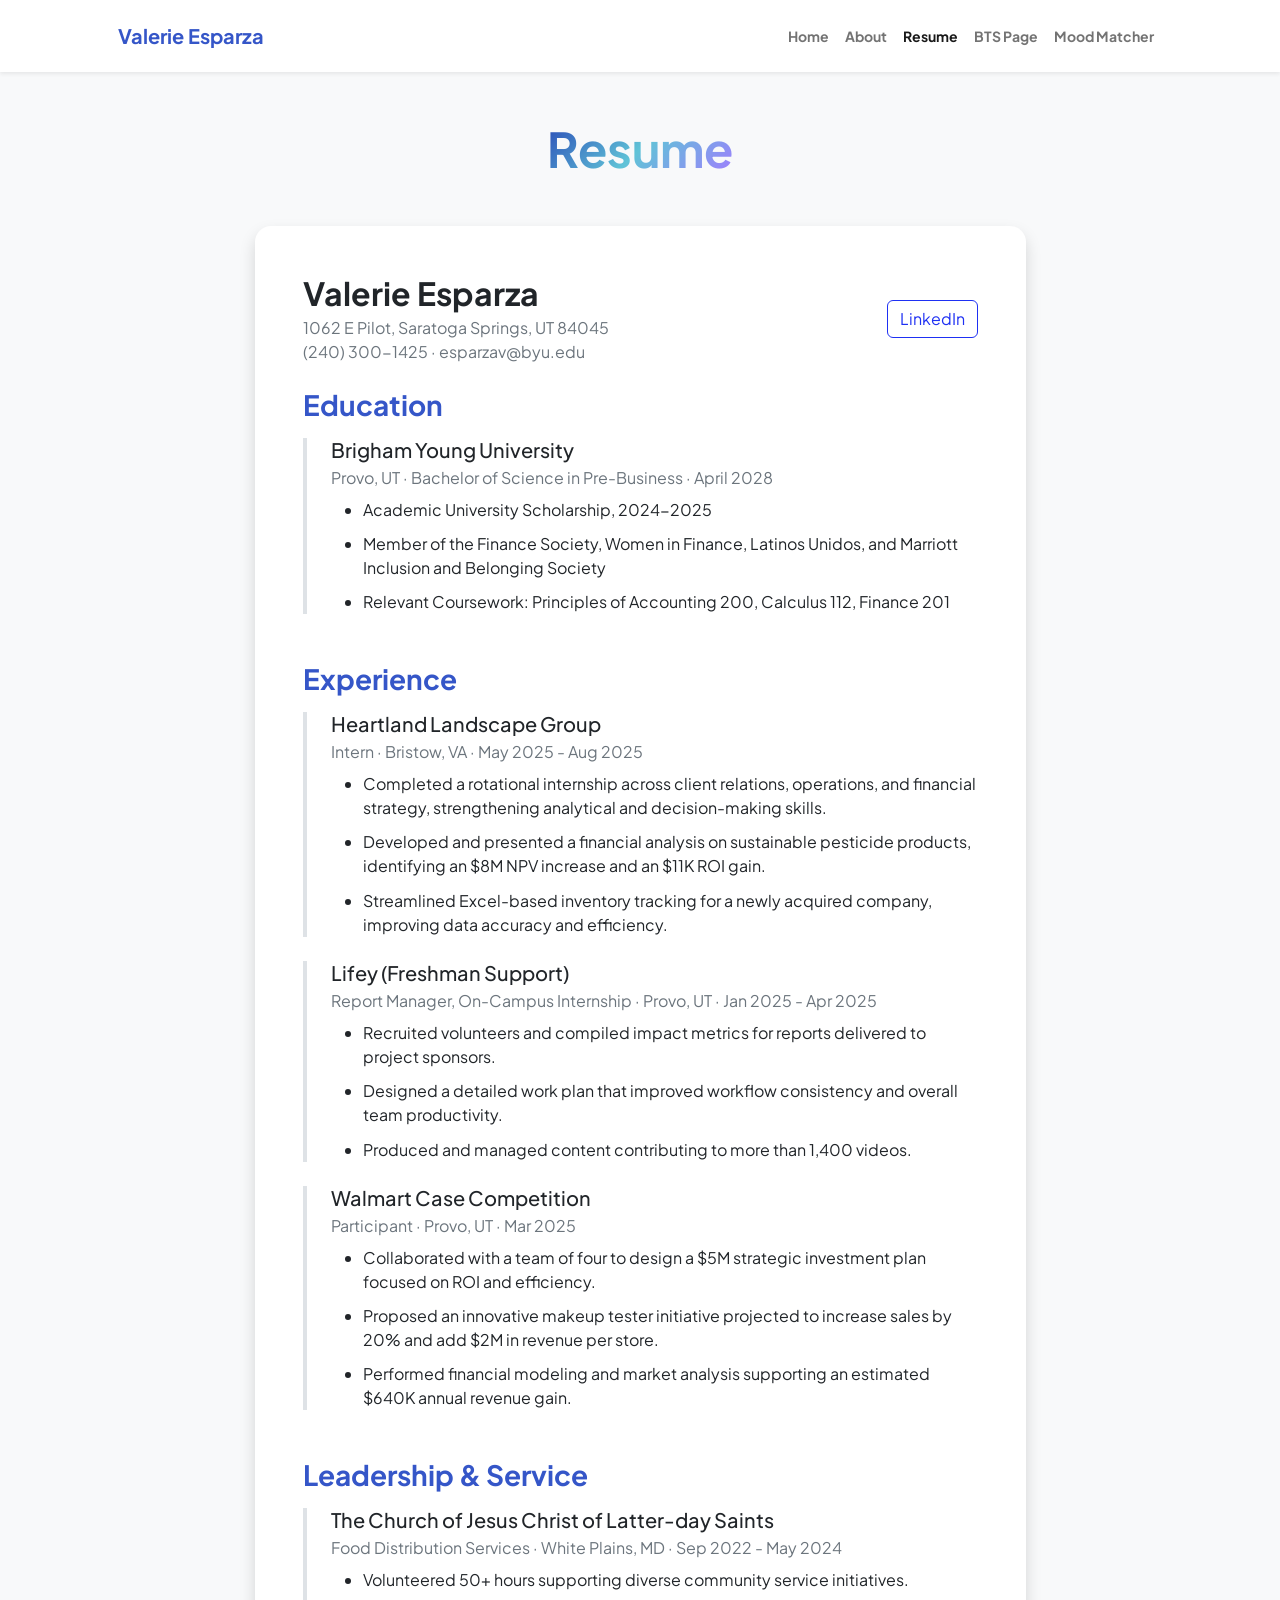
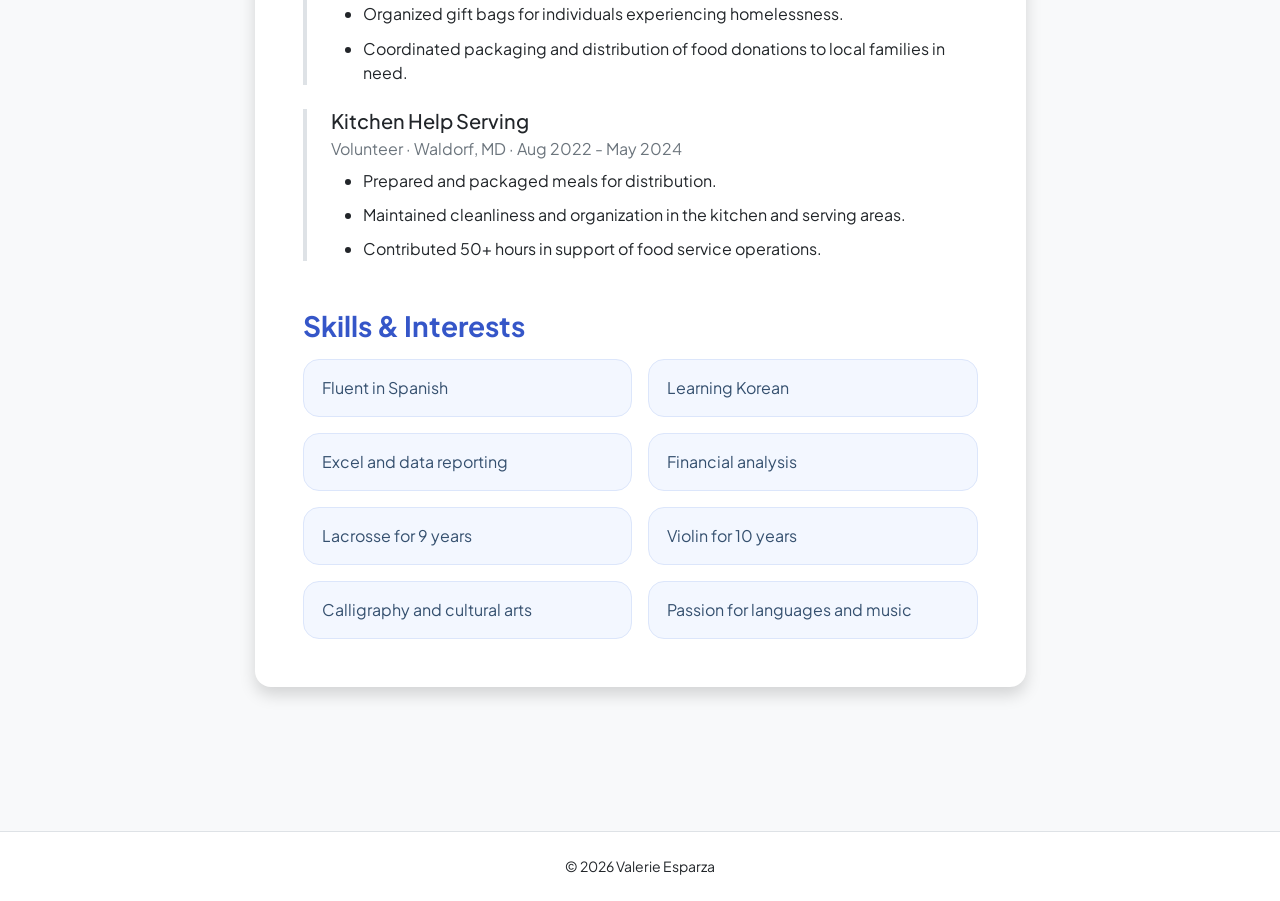
<file: resume.html>
<!DOCTYPE html>
<html lang="en">
  <head>
    <meta charset="utf-8" />
    <meta name="viewport" content="width=device-width, initial-scale=1, shrink-to-fit=no" />
    <meta name="description" content="Resume for Valerie Esparza" />
    <meta name="author" content="Valerie Esparza" />
    <title>Resume | Valerie Esparza</title>
    <link rel="icon" type="image/x-icon" href="assets/favicon.ico" />
    <link rel="preconnect" href="https://fonts.googleapis.com" />
    <link rel="preconnect" href="https://fonts.gstatic.com" crossorigin />
    <link href="https://fonts.googleapis.com/css2?family=Plus+Jakarta+Sans:wght@200;300;400;500;600;700;800&display=swap" rel="stylesheet" />
    <link href="https://cdn.jsdelivr.net/npm/bootstrap-icons@1.11.3/font/bootstrap-icons.css" rel="stylesheet" />
    <link href="css/styles.css" rel="stylesheet" />
  </head>
  <body class="d-flex flex-column h-100 bg-light">
    <main class="flex-shrink-0">
      <nav class="navbar navbar-expand-lg navbar-light bg-white py-3 shadow-sm">
        <div class="container px-5">
          <a class="navbar-brand" href="index.html"><span class="fw-bolder text-primary">Valerie Esparza</span></a>
          <button class="navbar-toggler" type="button" data-bs-toggle="collapse" data-bs-target="#navbarSupportedContent" aria-controls="navbarSupportedContent" aria-expanded="false" aria-label="Toggle navigation"><span class="navbar-toggler-icon"></span></button>
          <div class="collapse navbar-collapse" id="navbarSupportedContent">
            <ul class="navbar-nav ms-auto mb-2 mb-lg-0 small fw-bolder">
              <li class="nav-item"><a class="nav-link" href="index.html">Home</a></li>
              <li class="nav-item"><a class="nav-link" href="about.html">About</a></li>
              <li class="nav-item"><a class="nav-link active" href="resume.html">Resume</a></li>
              <li class="nav-item"><a class="nav-link" href="scratch.html">BTS Page</a></li>
              <li class="nav-item"><a class="nav-link" href="app.html">Mood Matcher</a></li>
            </ul>
          </div>
        </div>
      </nav>

      <section class="py-5">
        <div class="container px-5 mb-5">
          <div class="text-center mb-5">
            <h1 class="display-5 fw-bolder mb-0"><span class="text-gradient d-inline">Resume</span></h1>
          </div>
          <div class="row gx-5 justify-content-center">
            <div class="col-lg-11 col-xl-9 col-xxl-8">
              <div class="resume-card card shadow border-0 rounded-4 mb-5">
                <div class="card-body p-5">
                  <div class="d-flex flex-column flex-md-row justify-content-between align-items-md-center mb-4">
                    <div>
                      <h2 class="fw-bolder mb-1">Valerie Esparza</h2>
                      <div class="text-muted">1062 E Pilot, Saratoga Springs, UT 84045</div>
                      <div class="text-muted">(240) 300-1425 &middot; esparzav@byu.edu</div>
                    </div>
                    <a class="btn btn-outline-primary mt-3 mt-md-0" href="https://www.linkedin.com/in/valerie-esparza-14511a3448" target="_blank" rel="noopener">LinkedIn</a>
                  </div>

                  <div class="mb-5">
                    <h3 class="text-primary fw-bolder mb-3">Education</h3>
                    <div class="border-start border-4 ps-4">
                      <h4 class="h5 mb-1">Brigham Young University</h4>
                      <div class="text-muted mb-2">Provo, UT &middot; Bachelor of Science in Pre-Business &middot; April 2028</div>
                      <ul class="mb-0">
                        <li>Academic University Scholarship, 2024-2025</li>
                        <li>Member of the Finance Society, Women in Finance, Latinos Unidos, and Marriott Inclusion and Belonging Society</li>
                        <li>Relevant Coursework: Principles of Accounting 200, Calculus 112, Finance 201</li>
                      </ul>
                    </div>
                  </div>

                  <div class="mb-5">
                    <h3 class="text-primary fw-bolder mb-3">Experience</h3>
                    <div class="border-start border-4 ps-4 mb-4">
                      <h4 class="h5 mb-1">Heartland Landscape Group</h4>
                      <div class="text-muted mb-2">Intern &middot; Bristow, VA &middot; May 2025 - Aug 2025</div>
                      <ul class="mb-0">
                        <li>Completed a rotational internship across client relations, operations, and financial strategy, strengthening analytical and decision-making skills.</li>
                        <li>Developed and presented a financial analysis on sustainable pesticide products, identifying an $8M NPV increase and an $11K ROI gain.</li>
                        <li>Streamlined Excel-based inventory tracking for a newly acquired company, improving data accuracy and efficiency.</li>
                      </ul>
                    </div>
                    <div class="border-start border-4 ps-4 mb-4">
                      <h4 class="h5 mb-1">Lifey (Freshman Support)</h4>
                      <div class="text-muted mb-2">Report Manager, On-Campus Internship &middot; Provo, UT &middot; Jan 2025 - Apr 2025</div>
                      <ul class="mb-0">
                        <li>Recruited volunteers and compiled impact metrics for reports delivered to project sponsors.</li>
                        <li>Designed a detailed work plan that improved workflow consistency and overall team productivity.</li>
                        <li>Produced and managed content contributing to more than 1,400 videos.</li>
                      </ul>
                    </div>
                    <div class="border-start border-4 ps-4">
                      <h4 class="h5 mb-1">Walmart Case Competition</h4>
                      <div class="text-muted mb-2">Participant &middot; Provo, UT &middot; Mar 2025</div>
                      <ul class="mb-0">
                        <li>Collaborated with a team of four to design a $5M strategic investment plan focused on ROI and efficiency.</li>
                        <li>Proposed an innovative makeup tester initiative projected to increase sales by 20% and add $2M in revenue per store.</li>
                        <li>Performed financial modeling and market analysis supporting an estimated $640K annual revenue gain.</li>
                      </ul>
                    </div>
                  </div>

                  <div class="mb-5">
                    <h3 class="text-primary fw-bolder mb-3">Leadership &amp; Service</h3>
                    <div class="border-start border-4 ps-4 mb-4">
                      <h4 class="h5 mb-1">The Church of Jesus Christ of Latter-day Saints</h4>
                      <div class="text-muted mb-2">Food Distribution Services &middot; White Plains, MD &middot; Sep 2022 - May 2024</div>
                      <ul class="mb-0">
                        <li>Volunteered 50+ hours supporting diverse community service initiatives.</li>
                        <li>Organized gift bags for individuals experiencing homelessness.</li>
                        <li>Coordinated packaging and distribution of food donations to local families in need.</li>
                      </ul>
                    </div>
                    <div class="border-start border-4 ps-4">
                      <h4 class="h5 mb-1">Kitchen Help Serving</h4>
                      <div class="text-muted mb-2">Volunteer &middot; Waldorf, MD &middot; Aug 2022 - May 2024</div>
                      <ul class="mb-0">
                        <li>Prepared and packaged meals for distribution.</li>
                        <li>Maintained cleanliness and organization in the kitchen and serving areas.</li>
                        <li>Contributed 50+ hours in support of food service operations.</li>
                      </ul>
                    </div>
                  </div>

                  <div>
                    <h3 class="text-primary fw-bolder mb-3">Skills &amp; Interests</h3>
                    <div class="row g-3">
                      <div class="col-md-6"><div class="chip-box">Fluent in Spanish</div></div>
                      <div class="col-md-6"><div class="chip-box">Learning Korean</div></div>
                      <div class="col-md-6"><div class="chip-box">Excel and data reporting</div></div>
                      <div class="col-md-6"><div class="chip-box">Financial analysis</div></div>
                      <div class="col-md-6"><div class="chip-box">Lacrosse for 9 years</div></div>
                      <div class="col-md-6"><div class="chip-box">Violin for 10 years</div></div>
                      <div class="col-md-6"><div class="chip-box">Calligraphy and cultural arts</div></div>
                      <div class="col-md-6"><div class="chip-box">Passion for languages and music</div></div>
                    </div>
                  </div>
                </div>
              </div>
            </div>
          </div>
        </div>
      </section>
    </main>

    <footer class="bg-white py-4 mt-auto border-top">
      <div class="container px-5"><div class="small m-0 text-center">&copy; 2026 Valerie Esparza</div></div>
    </footer>
    <script src="https://cdn.jsdelivr.net/npm/bootstrap@5.2.3/dist/js/bootstrap.bundle.min.js"></script>
    <script src="js/scripts.js"></script>
  </body>
</html>
</file>
<file: css/scratch.css>
body {
  margin: 0;
  font-family: Georgia, "Times New Roman", serif;
  background: linear-gradient(180deg, #ffffff, #f7f4ff 40%, #eef9fb 100%);
  color: #24324a;
}

.scratch-hero {
  min-height: 70vh;
  background:
    linear-gradient(rgba(20, 35, 65, 0.55), rgba(20, 35, 65, 0.55)),
    url("https://img.youtube.com/vi/b4iVv91Z6lY/maxresdefault.jpg") center/cover no-repeat;
  display: flex;
  align-items: center;
  justify-content: center;
  text-align: center;
}

.overlay {
  max-width: 820px;
  padding: 40px 20px;
  color: white;
}

.eyebrow {
  letter-spacing: 0.18em;
  text-transform: uppercase;
  font-size: 0.85rem;
  margin-bottom: 14px;
}

.overlay h1 {
  font-size: clamp(2.5rem, 7vw, 4.8rem);
  margin: 0 0 16px;
}

.hero-text {
  max-width: 680px;
  margin: 0 auto 28px;
  line-height: 1.8;
  font-size: 1.08rem;
}

.hero-links a,
.app-link,
.jump-link,
.scratch-footer a {
  display: inline-block;
  text-decoration: none;
  color: #ffffff;
  border: 1px solid rgba(255, 255, 255, 0.65);
  padding: 12px 22px;
  margin: 8px;
  border-radius: 999px;
  transition: all 0.25s ease;
}

.hero-links a:hover,
.app-link:hover,
.jump-link:hover,
.scratch-footer a:hover {
  background: rgba(255, 255, 255, 0.18);
}

main {
  width: min(1120px, calc(100% - 32px));
  margin: -60px auto 0;
  position: relative;
  z-index: 2;
}

.panel {
  background: rgba(255, 255, 255, 0.92);
  border-radius: 28px;
  padding: 34px;
  margin: 0 0 28px;
  box-shadow: 0 14px 36px rgba(36, 50, 74, 0.10);
}

.intro-panel {
  display: grid;
  grid-template-columns: repeat(3, 1fr);
  gap: 20px;
}

.content-box {
  padding: 24px;
  border-radius: 22px;
  min-height: 210px;
}

.left-box {
  background: #f9f6ff;
}

.center-box {
  background: #f1fbfd;
}

.right-box {
  background: #f8fbff;
}

h2, h3 {
  color: #1f3151;
}

.timeline-panel {
  background: linear-gradient(135deg, rgba(255,255,255,0.96), rgba(245,251,253,0.96));
}

.era-list {
  line-height: 1.9;
  font-size: 1.02rem;
}

.gallery-grid {
  display: grid;
  grid-template-columns: repeat(3, 1fr);
  gap: 22px;
}

.image-card {
  overflow: hidden;
  background: white;
  border-radius: 22px;
  box-shadow: 0 12px 24px rgba(36, 50, 74, 0.08);
}

.image-card img {
  width: 100%;
  height: 280px;
  object-fit: cover;
  display: block;
}

.image-card figcaption {
  padding: 16px 18px 20px;
  color: #4d5d7a;
}

.image-card--text {
  display: flex;
  align-items: center;
  justify-content: center;
  padding: 24px;
  background: linear-gradient(180deg, #ffffff, #f8f4ff 50%, #edf8fb);
}

.video-wrap {
  position: relative;
  padding-top: 56.25%;
  overflow: hidden;
  border-radius: 24px;
}

.video-wrap iframe {
  position: absolute;
  inset: 0;
  width: 100%;
  height: 100%;
  border: 0;
}

.tableau-copy {
  color: #5d6f89;
}

.app-link {
  color: #24324a;
  border-color: rgba(36, 50, 74, 0.18);
  background: #f3f8ff;
}

.scratch-footer {
  text-align: center;
  padding: 22px 16px 40px;
  color: #6c7a93;
}

.scratch-footer a {
  color: #24324a;
  border-color: rgba(36, 50, 74, 0.16);
  background: #ffffff;
}

@media (max-width: 900px) {
  .intro-panel,
  .gallery-grid {
    grid-template-columns: 1fr;
  }

  main {
    margin-top: -40px;
  }
}
</file>
